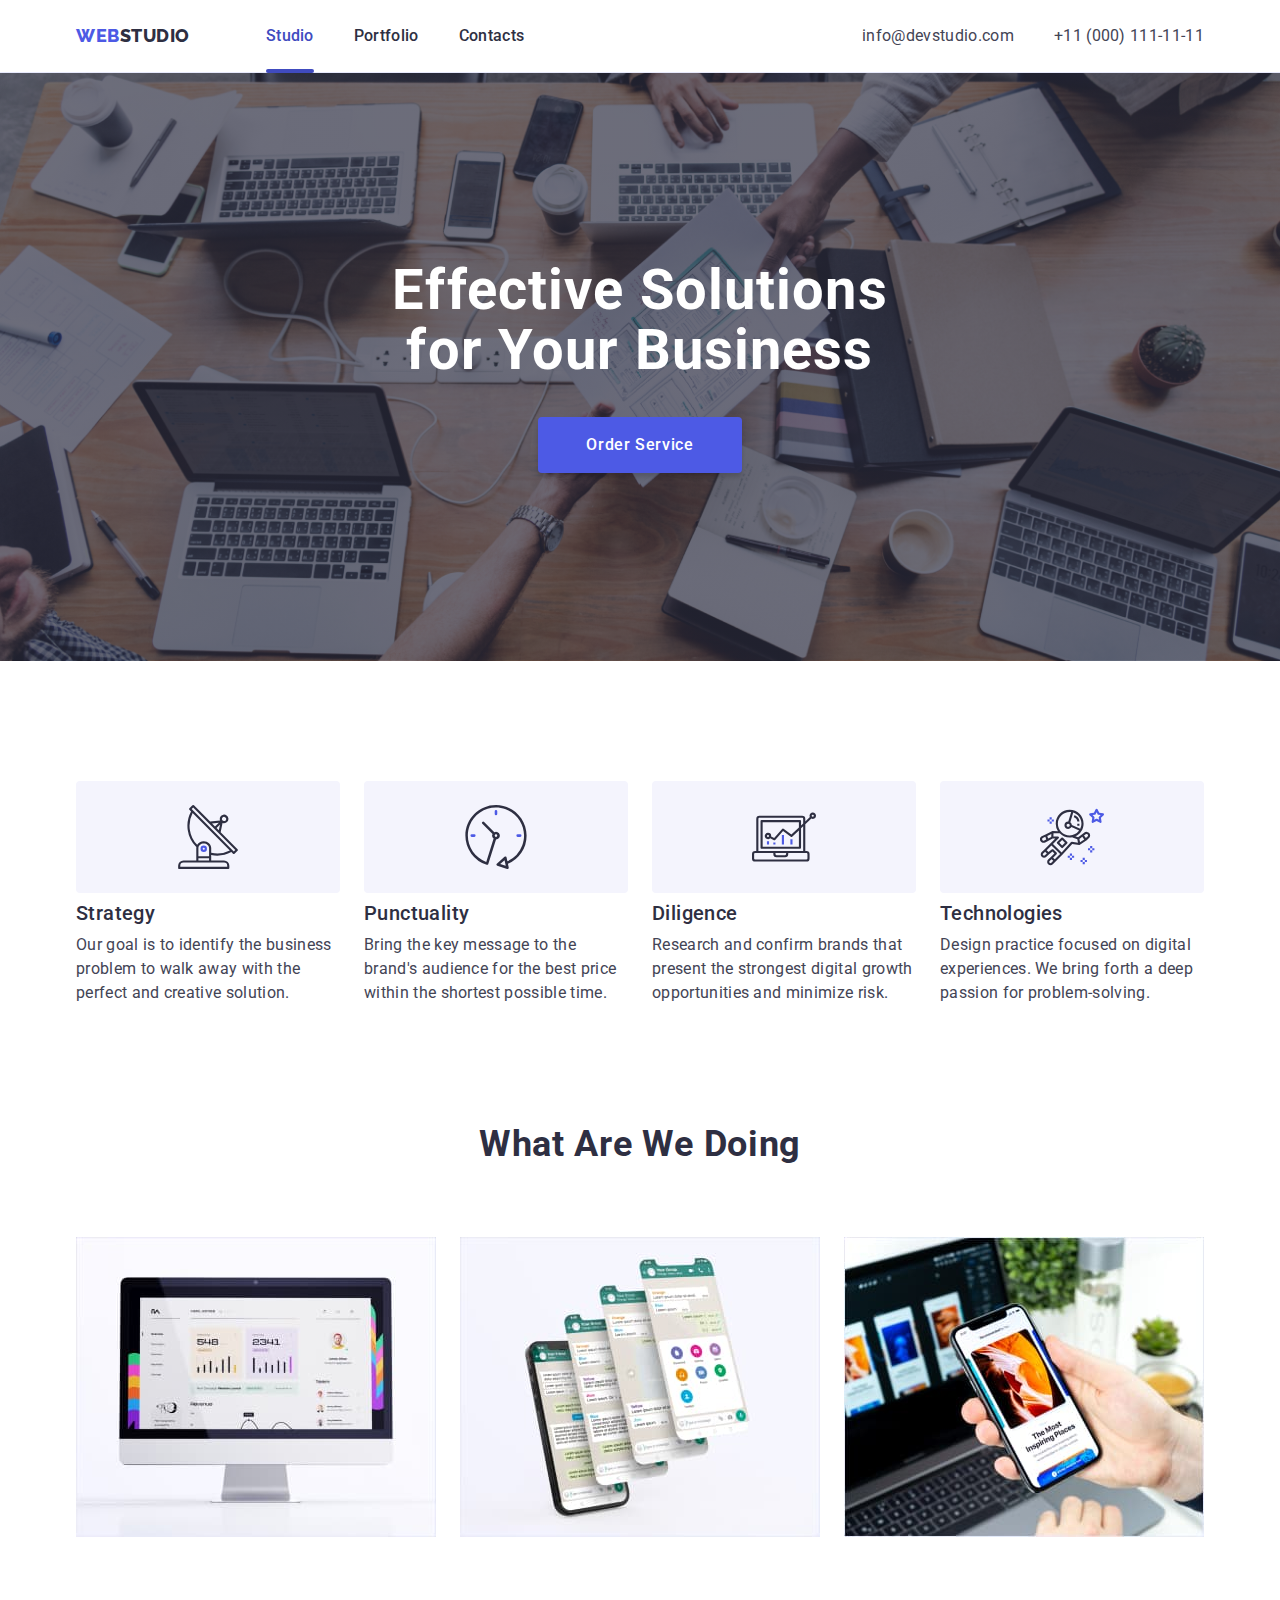
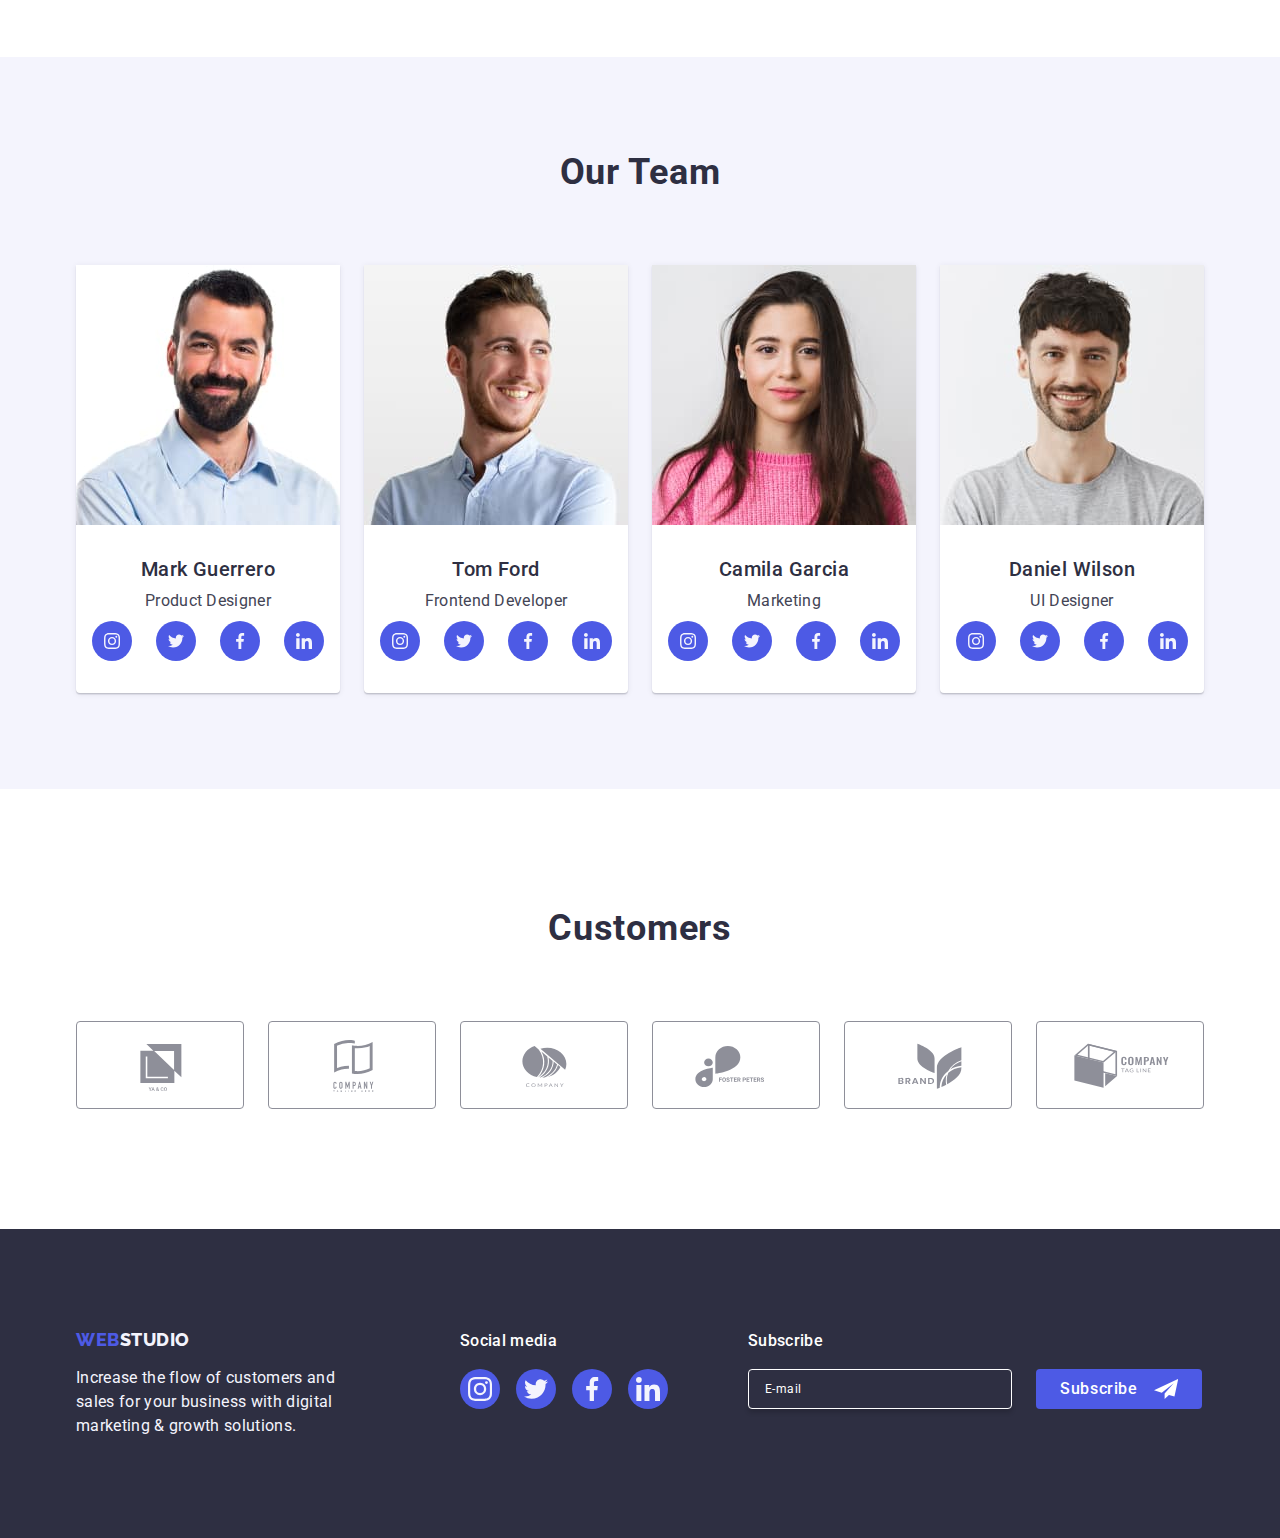
<file: index.html>
<!DOCTYPE html>
<html lang="en">
  <head>
    <meta charset="UTF-8" />
    <meta name="viewport" content="width=device-width, initial-scale=1.0" />
    <title>Effective Solutions for Your Business</title>
    <link
      rel="stylesheet"
      href="https://cdnjs.cloudflare.com/ajax/libs/modern-normalize/2.0.0/modern-normalize.min.css"
    />
    <link rel="stylesheet" href="./css/styles.css" />
    <link rel="stylesheet" href="./css/media.css" />
    <link rel="preconnect" href="https://fonts.googleapis.com" />
    <link rel="preconnect" href="https://fonts.gstatic.com" crossorigin />
    <link
      href="https://fonts.googleapis.com/css2?family=Raleway:wght@800&family=Roboto:wght@400;500;700;900&display=swap"
      rel="stylesheet"
    />
  </head>
</html>
<header class="header">
  <div class="container header-container">
    <nav class="header-nav">
      <a href="./index.html" class="logo link logo-header"
        >Web<span class="header-logo">Studio</span></a
      >
      <ul class="list menu">
        <li>
          <a href="./index.html" class="header-text link current">Studio</a>
        </li>
        <li>
          <a href="./portfolio.html" class="header-text link">Portfolio</a>
        </li>
        <li><a href="" class="header-text link">Contacts</a></li>
      </ul>
    </nav>
    <address class="mail-normal">
      <ul class="list menu-contacts">
        <li>
          <a href="mailto:info@devstudio.com" class="link contacts"
            >info@devstudio.com</a
          >
        </li>
        <li>
          <a href="tel:+110001111111" class="link contacts"
            >+11 (000) 111-11-11</a
          >
        </li>
      </ul>
    </address>
    <button type="button" class="menu-open-btn" data-menu-open>
      <svg class="menu-open-svg" width="32" height="22">
        <use href="./images/icons.svg#icon-hamburger"></use>
      </svg>
    </button>
  </div>
  <div class="mob-menu is-hidden" data-menu>
    <div>
      <button type="button" class="menu-close-btn" data-menu-close>
        <svg class="modal-close-svg" width="8" height="8">
          <use href="./images/icons.svg#icon-close"></use>
        </svg>
      </button>

      <ul>
        <li class="mob-nav-item">
          <a href="./index.html" class="mob-menu-text link current">Studio</a>
        </li>
        <li class="mob-nav-item">
          <a href="./portfolio.html" class="mob-menu-text link">Portfolio</a>
        </li>
        <li class="mob-nav-item"><a href="" class="mob-menu-text link">Contacts</a></li>
      </ul>
    </div>

    <div>
      <address class="mob-mail-normal">
        <ul class="list mob-menu-list">
          <li>
            <a href="tel:+110001111111" class="link mob-tel"
              >+11 (000) 111-11-11</a
            >
          </li>
          <li>
            <a href="mailto:info@devstudio.com" class="link mob-adress"
              >info@devstudio.com</a
            >
          </li>
        </ul>
      </address>

      <ul class="mob-menu-contacts">
        <li class="mob-menu-icon">
          <a href="" class="link mob-icon-link">
            <svg class="mob-icon-item" width="24" height="24">
              <use href="./images/icons.svg#icon-instagram"></use></svg
          ></a>
        </li>
        <li class="mob-menu-icon">
          <a href="" class="link mob-icon-link">
            <svg class="mob-icon-item" width="24" height="24">
              <use href="./images/icons.svg#icon-twitter"></use></svg
          ></a>
        </li>
        <li class="mob-menu-icon">
          <a href="" class="link mob-icon-link">
            <svg class="mob-icon-item" width="24" height="24">
              <use href="./images/icons.svg#icon-facebook"></use></svg
          ></a>
        </li>
        <li class="mob-menu-icon">
          <a href="" class="link mob-icon-link">
            <svg class="mob-icon-item" width="24" height="24">
              <use href="./images/icons.svg#icon-linkedin"></use></svg
          ></a>
        </li>
      </ul>
    </div>
  </div>
</header>
<main>
      <section class="hero">
        <div class="container hero-container">
          <h1 class="hero-name">Effective Solutions for Your Business</h1>
          <button type="button" class="hero-btn" data-modal-open>
            Order Service
          </button>
        </div>
      </section>
      <section class="advanced">
        <div class="container">
          <h2 class="visually-hidden">Advanced</h2>
          <ul class="list advanced-list">
            <li class="item-list">
              <div class="advanced-item-top">
                <svg class="advanced-icon" width="64" height="64">
                  <use href="./images/icons.svg#icon-antenna"></use>
                </svg>
              </div>
              <h3 class="advanced-header">Strategy</h3>
              <p class="advanced-text">
                Our goal is to identify the business problem to walk away with
                the perfect and creative solution.
              </p>
            </li>
            <li class="item-list">
              <div class="advanced-item-top">
                <svg class="advanced-icon" width="64" height="64">
                  <use href="./images/icons.svg#icon-clock"></use>
                </svg>
              </div>
              <h3 class="advanced-header">Punctuality</h3>
              <p class="advanced-text">
                Bring the key message to the brand's audience for the best price
                within the shortest possible time.
              </p>
            </li>
            <li class="item-list">
              <div class="advanced-item-top">
                <svg class="advanced-icon" width="64" height="64">
                  <use href="./images/icons.svg#icon-diagram"></use>
                </svg>
              </div>
              <h3 class="advanced-header">Diligence</h3>
              <p class="advanced-text">
                Research and confirm brands that present the strongest digital
                growth opportunities and minimize risk.
              </p>
            </li>
            <li class="item-list">
              <div class="advanced-item-top">
                <svg class="advanced-icon" width="64" height="64">
                  <use href="./images/icons.svg#icon-astronaut"></use>
                </svg>
              </div>
              <h3 class="advanced-header">Technologies</h3>
              <p class="advanced-text">
                Design practice focused on digital experiences. We bring forth a
                deep passion for problem-solving.
              </p>
            </li>
          </ul>
        </div>
      </section>
      <section class="acting">
        <div class="container">
          <h2 class="second-header">What are we doing</h2>
          <ul class="list acting-list">
            <li class="acting-item">
              <img srcset="
              ./images/img1.jpg    1x,
              ./images/img1@2x.jpg 2x
            "src="./images/img1.jpg" alt="computer" width="360" />
            </li>
            <li class="acting-item">
              <img srcset="
              ./images/img2.jpg    1x,
              ./images/img2@2x.jpg 2x
            " src="./images/img2.jpg" alt="phone" width="360" />
            </li>
            <li class="acting-item">
              <img srcset="
              ./images/img3.jpg    1x,
              ./images/img3@2x.jpg 2x
            "src="./images/img3.jpg" alt="notebook" width="360" />
            </li>
          </ul>
        </div>
      </section>
      <section class="team">
        <div class="container">
          <h2 class="second-header">Our team</h2>
          <ul class="list team-list">
            <li class="team-back">
              <img
                srcset="
                  ./images/TeamCard1.jpg    1x,
                  ./images/TeamCard1@2x.jpg 2x
                "
                src="./images/TeamCard1.jpg"
                alt="photo-mark"
                width="264"
              />
              <div class="team-text">
                <h3 class="team-name">Mark Guerrero</h3>
                <p class="team-description">Product Designer</p>
                <ul class="team-icon-row">
                  <li class="team-icon-item">
                    <a href="" class="team-icon"
                      ><svg class="team-icon-svg" width="16" height="16">
                        <use
                          href="./images/icons.svg#icon-instagram"
                        ></use></svg
                    ></a>
                  </li>
                  <li class="team-icon-item">
                    <a href="" class="team-icon"
                      ><svg class="team-icon-svg" width="16" height="16">
                        <use href="./images/icons.svg#icon-twitter"></use></svg
                    ></a>
                  </li>
                  <li class="team-icon-item">
                    <a href="" class="team-icon"
                      ><svg class="team-icon-svg" width="16" height="16">
                        <use href="./images/icons.svg#icon-facebook"></use></svg
                    ></a>
                  </li>
                  <li class="team-icon-item">
                    <a href="" class="team-icon"
                      ><svg class="team-icon-svg" width="16" height="16">
                        <use href="./images/icons.svg#icon-linkedin"></use></svg
                    ></a>
                  </li>
                </ul>
              </div>
            </li>
            <li class="team-back">
              <img
                srcset="./images/TeamCard2.jpg 1x, ./images/TeamCard2@2x.jpg 2x"
                src="./images/TeamCard2.jpg"
                alt="photo-tom"
                width="264"
              />
              <div class="team-text">
                <h3 class="team-name">Tom Ford</h3>
                <p class="team-description">Frontend Developer</p>

                <ul class="team-icon-row">
                  <li class="team-icon-item">
                    <a href="" class="team-icon"
                      ><svg class="team-icon-svg" width="16" height="16">
                        <use
                          href="./images/icons.svg#icon-instagram"
                        ></use></svg
                    ></a>
                  </li>
                  <li class="team-icon-item">
                    <a href="" class="team-icon"
                      ><svg class="team-icon-svg" width="16" height="16">
                        <use href="./images/icons.svg#icon-twitter"></use></svg
                    ></a>
                  </li>
                  <li class="team-icon-item">
                    <a href="" class="team-icon"
                      ><svg class="team-icon-svg" width="16" height="16">
                        <use href="./images/icons.svg#icon-facebook"></use></svg
                    ></a>
                  </li>
                  <li class="team-icon-item">
                    <a href="" class="team-icon"
                      ><svg class="team-icon-svg" width="16" height="16">
                        <use href="./images/icons.svg#icon-linkedin"></use></svg
                    ></a>
                  </li>
                </ul>
              </div>
            </li>
            <li class="team-back">
              <img
                srcset="
                  ./images/TeamCard3.jpg    1x,
                  ./images/TeamCard3@2x.jpg 2x
                "
                src="./images/TeamCard3.jpg"
                alt="photo-camila"
                width="264"
              />
              <div class="team-text">
                <h3 class="team-name">Camila Garcia</h3>
                <p class="team-description">Marketing</p>
                <ul class="team-icon-row">
                  <li class="team-icon-item">
                    <a href="" class="team-icon"
                      ><svg class="team-icon-svg" width="16" height="16">
                        <use
                          href="./images/icons.svg#icon-instagram"
                        ></use></svg
                    ></a>
                  </li>
                  <li class="team-icon-item">
                    <a href="" class="team-icon"
                      ><svg class="team-icon-svg" width="16" height="16">
                        <use href="./images/icons.svg#icon-twitter"></use></svg
                    ></a>
                  </li>
                  <li class="team-icon-item">
                    <a href="" class="team-icon"
                      ><svg class="team-icon-svg" width="16" height="16">
                        <use href="./images/icons.svg#icon-facebook"></use></svg
                    ></a>
                  </li>
                  <li class="team-icon-item">
                    <a href="" class="team-icon"
                      ><svg class="team-icon-svg" width="16" height="16">
                        <use href="./images/icons.svg#icon-linkedin"></use></svg
                    ></a>
                  </li>
                </ul>
              </div>
            </li>
            <li class="team-back">
              <img
                srcset="
                  ./images/TeamCard4.jpg    1x,
                  ./images/TeamCard4@2x.jpg 2x
                "
                src="./images/TeamCard4.jpg"
                alt="photo-daniel"
                width="264"
              />
              <div class="team-text">
                <h3 class="team-name">Daniel Wilson</h3>
                <p class="team-description">UI Designer</p>
                <ul class="team-icon-row">
                  <li class="team-icon-item">
                    <a href="" class="team-icon"
                      ><svg class="team-icon-svg" width="16" height="16">
                        <use
                          href="./images/icons.svg#icon-instagram"
                        ></use></svg
                    ></a>
                  </li>
                  <li class="team-icon-item">
                    <a href="" class="team-icon"
                      ><svg class="team-icon-svg" width="16" height="16">
                        <use href="./images/icons.svg#icon-twitter"></use></svg
                    ></a>
                  </li>
                  <li class="team-icon-item">
                    <a href="" class="team-icon"
                      ><svg class="team-icon-svg" width="16" height="16">
                        <use href="./images/icons.svg#icon-facebook"></use></svg
                    ></a>
                  </li>
                  <li class="team-icon-item">
                    <a href="" class="team-icon"
                      ><svg class="team-icon-svg" width="16" height="16">
                        <use href="./images/icons.svg#icon-linkedin"></use></svg
                    ></a>
                  </li>
                </ul>
              </div>
            </li>
          </ul>
        </div>
      </section>
      <section class="customers">
        <div class="container tab-container">
          <h2 class="second-header">Customers</h2>

          <ul class="customers-icon-list">
            <li class="customers-icon-item">
              <a href="" class="customers-icon">
                <svg class="customers-icon-svg" width="104" height="56">
                  <use href="./images/icons.svg#icon-logo_1"></use>
                </svg>
              </a>
            </li>
            <li class="customers-icon-item">
              <a href="" class="customers-icon">
                <svg class="customers-icon-svg" width="104" height="56">
                  <use href="./images/icons.svg#icon-logo_2"></use>
                </svg>
              </a>
            </li>
            <li class="customers-icon-item">
              <a href="" class="customers-icon">
                <svg class="customers-icon-svg" width="104" height="56">
                  <use href="./images/icons.svg#icon-logo_3"></use>
                </svg>
              </a>
            </li>
            <li class="customers-icon-item">
              <a href="" class="customers-icon">
                <svg class="customers-icon-svg" width="104" height="56">
                  <use href="./images/icons.svg#icon-logo_4"></use>
                </svg>
              </a>
            </li>
            <li class="customers-icon-item">
              <a href="" class="customers-icon">
                <svg class="customers-icon-svg" width="104" height="56">
                  <use href="./images/icons.svg#icon-logo_5"></use>
                </svg>
              </a>
            </li>
            <li class="customers-icon-item">
              <a href="" class="customers-icon">
                <svg class="customers-icon-svg" width="104" height="56">
                  <use href="./images/icons.svg#icon-logo_6"></use>
                </svg>
              </a>
            </li>
          </ul>
        </div>
      </section>
    </main>
    <footer class="footer">
      <div class="container footer-container tab-container">
        <div class="footer-descr">
          <a href="./index.html" class="logo link logo-footer"
            >Web<span class="footer-logo">Studio</span></a
          >
          <p class="footer-text">
            Increase the flow of customers and sales for your business with
            digital marketing & growth solutions.
          </p>
        </div>
        <div class="footer-social">
          <p class="footer-social-text">Social media</p>
          <ul class="footer-social-list">
            <li class="footer-icon">
              <a href="" class="link footer-icon-link">
                <svg class="footer-icon-item" width="24" height="24">
                  <use href="./images/icons.svg#icon-instagram"></use></svg
              ></a>
            </li>
            <li class="footer-icon">
              <a href="" class="link footer-icon-link">
                <svg class="footer-icon-item" width="24" height="24">
                  <use href="./images/icons.svg#icon-twitter"></use></svg
              ></a>
            </li>
            <li class="footer-icon">
              <a href="" class="link footer-icon-link">
                <svg class="footer-icon-item" width="24" height="24">
                  <use href="./images/icons.svg#icon-facebook"></use></svg
              ></a>
            </li>
            <li class="footer-icon">
              <a href="" class="link footer-icon-link">
                <svg class="footer-icon-item" width="24" height="24">
                  <use href="./images/icons.svg#icon-linkedin"></use></svg
              ></a>
            </li>
          </ul>
        </div>
        <div class="footer-registration">
          <p class="footer-reg-title">Subscribe</p>
          <form class="footer-form">
            <label class="footer-form-label">
              <input
                type="email"
                class="footer-reg-input"
                name="user-email"
                id="footer-email"
                placeholder="E-mail"
                required
              />
            </label>
            <button type="submit" class="footer-reg-btn">
              Subscribe
              <svg class="footer-form-svg" width="24" height="24">
                <use href="./images/icons.svg#icon-icon-send"></use>
              </svg>
            </button>
          </form>
        </div>
      </div>
    </footer>
    <div class="backdrop is-hidden" data-modal>
      <div class="modal">
        <button type="button" class="modal-close-btn" data-modal-close>
          <svg class="modal-close-svg" width="8" height="8">
            <use href="./images/icons.svg#icon-close"></use>
          </svg>
        </button>
        <p class="modal-title">Leave your contacts and we will call you back</p>
        <form class="modal-form">
          <div class="modal-field">
            <label for="user-name" class="modal-form-title">Name</label>
            <div class="input-wrap">
              <input
                type="text"
                class="modal-form-input"
                name="user-name"
                id="user-name"
                required
              />
              <svg class="modal-form-icon" width="18" height="24">
                <use href="./images/icons.svg#icon-person"></use>
              </svg>
            </div>
          </div>
          <div class="modal-field">
            <label for="modal-phone" class="modal-form-title">Phone</label>
            <div class="input-wrap">
              <input
                type="tel"
                class="modal-form-input"
                name="user-phone"
                id="modal-phone"
                required
              />
              <svg class="modal-form-icon" width="18" height="24">
                <use href="./images/icons.svg#icon-phone"></use>
              </svg>
            </div>
          </div>
          <div class="modal-field">
            <label for="modal-email" class="modal-form-title">Email</label>
            <div class="input-wrap">
              <input
                type="email"
                class="modal-form-input"
                name="user-email"
                id="modal-email"
                required
              />
              <svg class="modal-form-icon" width="18" height="24">
                <use href="./images/icons.svg#icon-email"></use>
              </svg>
            </div>
          </div>
          <div class="modal-comment">
            <label for="user-comment" class="modal-form-title">Comment</label>
            <textarea
              class="modal-form-textarea"
              name="user-comment"
              id="user-comment"
              placeholder="Text input"
            ></textarea>
          </div>
          <div class="modal-privet">
            <input
              class="form-checkbox-input visually-hidden"
              type="checkbox"
              name="user-privacy"
              id="user-privacy"
              value="true"
            />
            <label for="user-privacy" class="form-checkbox-label">
              <span class="checkbox-sing">
                <svg class="check-icon" width="10" height="8">
                  <use href="./images/icons.svg#icon-privacy"></use>
                </svg>
              </span>
              I accept the terms and conditions of the
              <a href="" class="form-checkbox-link"> Privacy Policy</a>
            </label>
          </div>
          <button type="submit" class="modal-btn">Send</button>
        </form>
      </div>
    </div>
    <script src="./js/modal.js"></script>
    <script src="./js/mobile-menu.js"></script>
  </body>
</html>
</file>
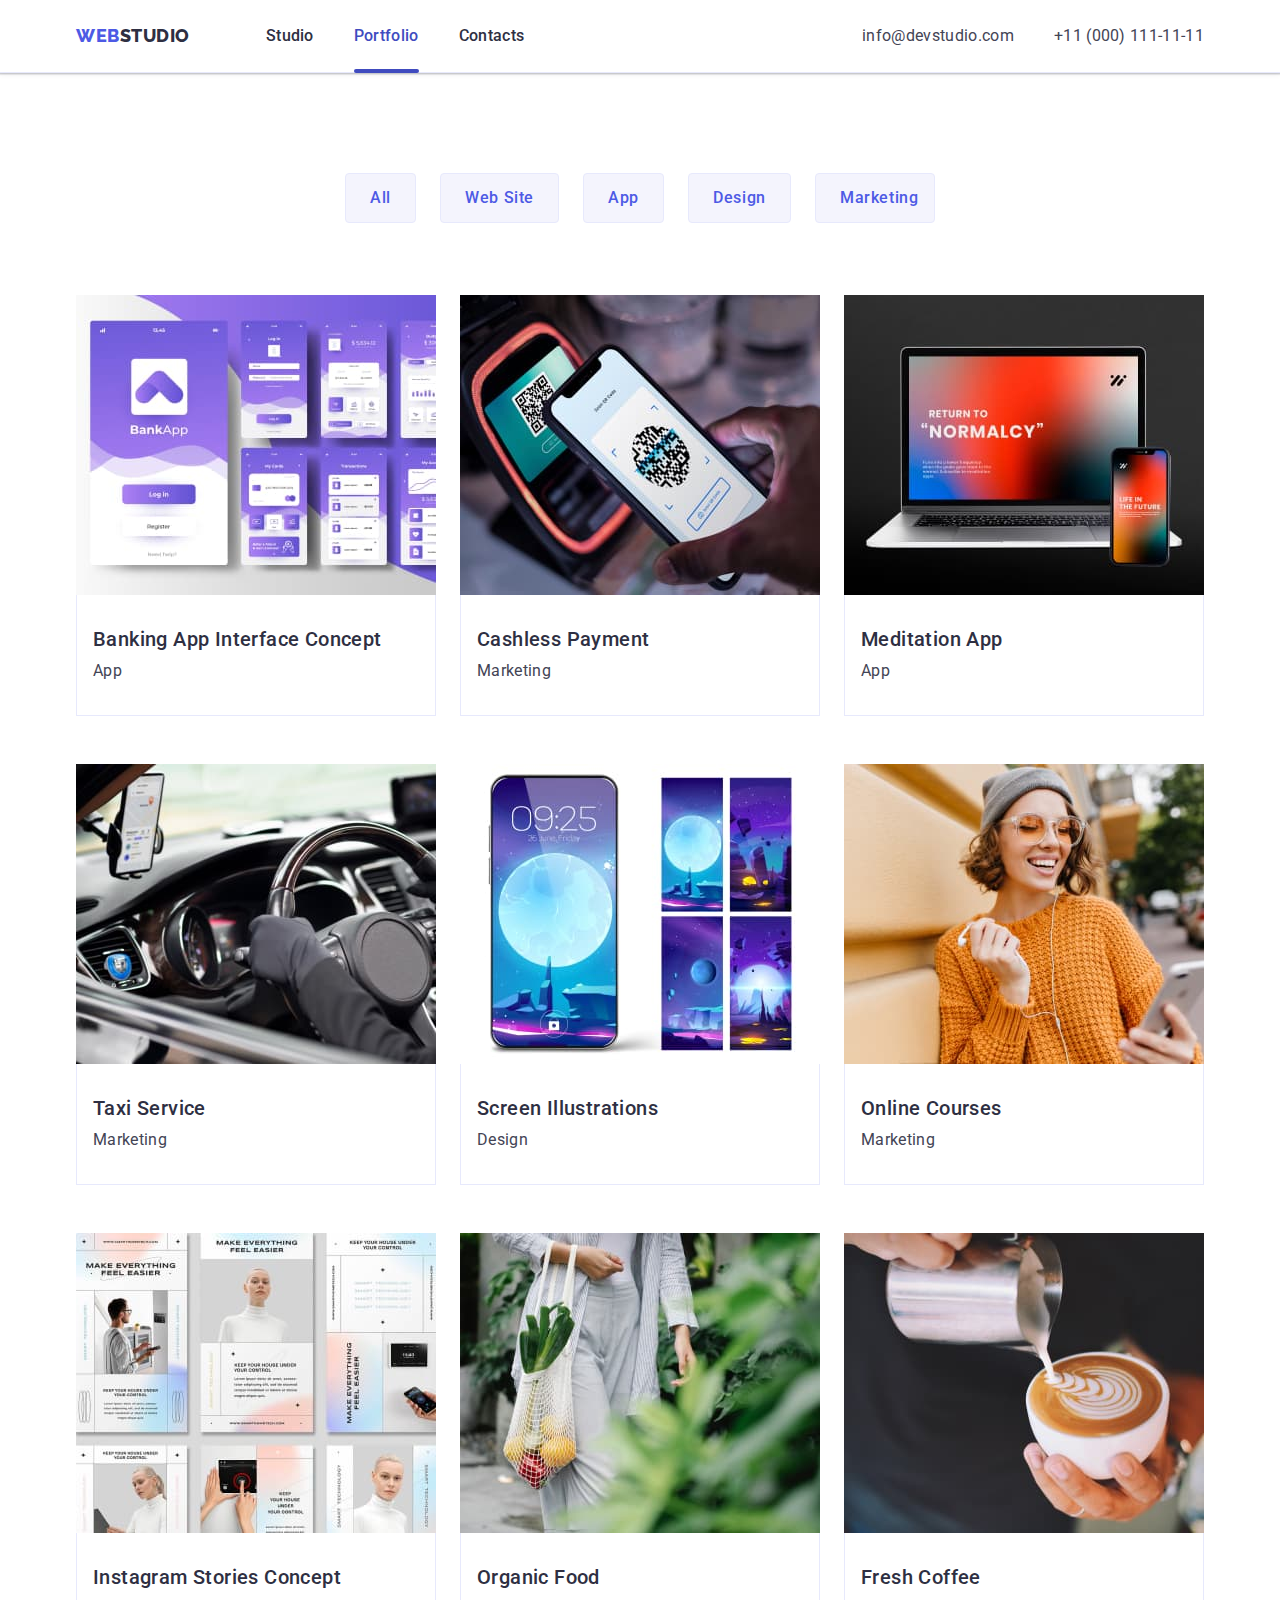
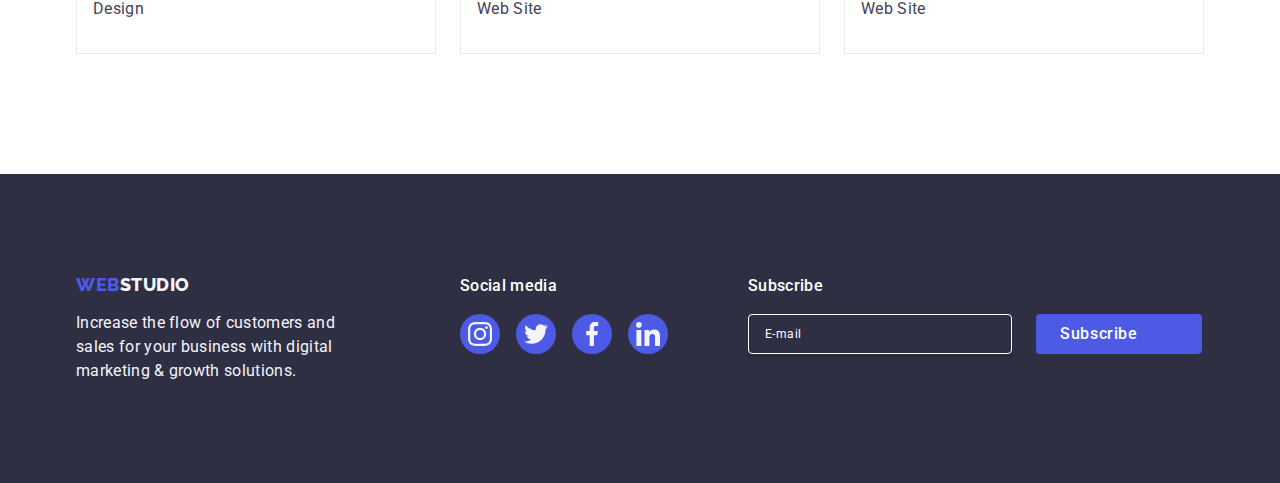
<file: portfolio.html>
<!DOCTYPE html>
<html lang="en">
  <head>
    <meta charset="UTF-8" />
    <meta name="viewport" content="width=device-width, initial-scale=1.0" />
    <title>Portfolio</title>
    <link
      rel="stylesheet"
      href="https://cdnjs.cloudflare.com/ajax/libs/modern-normalize/2.0.0/modern-normalize.min.css"
    />
    <link rel="stylesheet" href="./css/styles.css" />
    <link rel="stylesheet" href="./css/media.css" />
    <link rel="preconnect" href="https://fonts.googleapis.com" />
    <link rel="preconnect" href="https://fonts.gstatic.com" crossorigin />
    <link
      href="https://fonts.googleapis.com/css2?family=Raleway:wght@800&family=Roboto:wght@400;500;700;900&display=swap"
      rel="stylesheet"
    />
  </head>
  <body>
    <header class="header">
      <div class="container header-container">
        <nav class="header-nav">
          <a href="./index.html" class="logo link logo-header"
            >Web<span class="header-logo">Studio</span></a
          >
          <ul class="list menu">
            <li>
              <a href="./index.html" class="header-text link">Studio</a>
            </li>
            <li>
              <a href="./portfolio.html" class="header-text link current"
                >Portfolio</a
              >
            </li>
            <li><a href="" class="header-text link">Contacts</a></li>
          </ul>
        </nav>
        <address class="mail-normal">
          <ul class="list menu-contacts">
            <li>
              <a href="mailto:info@devstudio.com" class="link contacts"
                >info@devstudio.com</a
              >
            </li>
            <li>
              <a href="tel:+110001111111" class="link contacts"
                >+11 (000) 111-11-11</a
              >
            </li>
          </ul>
        </address>
        <button type="button" class="menu-open-btn" data-menu-open>
          <svg class="menu-open-svg" width="32" height="22">
            <use href="./images/icons.svg#icon-menu-open"></use>
          </svg>
        </button>
      </div>
      <div class="mob-menu is-hidden" data-menu>
        <div>
          <button type="button" class="menu-close-btn" data-menu-close>
            <svg class="modal-close-svg" width="8" height="8">
              <use href="./images/icons.svg#icon-close-black"></use>
            </svg>
          </button>

          <ul class="list mob-menu-list">
            <li>
              <a href="./index.html" class="mob-menu-text link">Studio</a>
            </li>
            <li>
              <a href="./portfolio.html" class="mob-menu-text link current"
                >Portfolio</a
              >
            </li>
            <li><a href="" class="mob-menu-text link">Contacts</a></li>
          </ul>
        </div>

        <div>
          <address class="mob-mail-normal">
            <ul class="list mob-menu-list">
              <li>
                <a href="tel:+110001111111" class="link mob-tel"
                  >+11 (000) 111-11-11</a
                >
              </li>
              <li>
                <a href="mailto:info@devstudio.com" class="link mob-adress"
                  >info@devstudio.com</a
                >
              </li>
            </ul>
          </address>

          <ul class="mob-menu-contacts">
            <li class="mob-menu-icon">
              <a href="" class="link mob-icon-link">
                <svg class="mob-icon-item" width="24" height="24">
                  <use href="./images/icons.svg#icon-instagram"></use></svg
              ></a>
            </li>
            <li class="mob-menu-icon">
              <a href="" class="link mob-icon-link">
                <svg class="mob-icon-item" width="24" height="24">
                  <use href="./images/icons.svg#icon-twitter"></use></svg
              ></a>
            </li>
            <li class="mob-menu-icon">
              <a href="" class="link mob-icon-link">
                <svg class="mob-icon-item" width="24" height="24">
                  <use href="./images/icons.svg#icon-facebook"></use></svg
              ></a>
            </li>
            <li class="mob-menu-icon">
              <a href="" class="link mob-icon-link">
                <svg class="mob-icon-item" width="24" height="24">
                  <use href="./images/icons.svg#icon-linkedin"></use></svg
              ></a>
            </li>
          </ul>
        </div>
      </div>
    </header>
    <main>
      <section class="portfolio">
        <div class="container">
          <h1 class="visually-hidden">Cards</h1>

          <ul class="list menu-list list-container">
            <li><button type="button" class="list-btn">All</button></li>
            <li><button type="button" class="list-btn">Web Site</button></li>
            <li><button type="button" class="list-btn">App</button></li>

            <li><button type="button" class="list-btn">Design</button></li>
            <li><button type="button" class="list-btn">Marketing</button></li>
          </ul>
          <ul class="list cards">
            <li class="cards-item">
              <a href="" class="cards-link link">
                <div class="cards-cover-wrap">
                  <picture>
                    

                    <img
                      src="./images/ProjectCard1.jpg"
                      alt="banking-app"
                      width="396"
                    />
                  </picture>

                  <p class="cards-cover">
                    14 Stylish and User-Friendly App Design Concepts · Task
                    Manager App · Calorie Tracker App · Exotic Fruit Ecommerce
                    App · Cloud Storage App
                  </p>
                </div>
                <div class="cards-size">
                  <h2 class="cards-names">Banking App Interface Concept</h2>
                  <p class="cards-description">App</p>
                </div>
              </a>
            </li>
            <li class="cards-item">
              <a href="" class="cards-link link">
                <div class="cards-cover-wrap">
                  <picture>
    
                    <img
                      src="./images/ProjectCard2.jpg"
                      alt="cashless-payment"
                      width="396"
                    />
                  </picture>

                  <p class="cards-cover">
                    14 Stylish and User-Friendly App Design Concepts · Task
                    Manager App · Calorie Tracker App · Exotic Fruit Ecommerce
                    App · Cloud Storage App
                  </p>
                </div>
                <div class="cards-size">
                  <h2 class="cards-names">Cashless Payment</h2>
                  <p class="cards-description">Marketing</p>
                </div>
              </a>
            </li>
            <li class="cards-item">
              <a href="" class="cards-link link">
                <div class="cards-cover-wrap">
                  <picture>
                    
                    <img
                      src="./images/ProjectCard3.jpg"
                      alt="meditation-app"
                      width="396"
                    />
                  </picture>

                  <p class="cards-cover">
                    14 Stylish and User-Friendly App Design Concepts · Task
                    Manager App · Calorie Tracker App · Exotic Fruit Ecommerce
                    App · Cloud Storage App
                  </p>
                </div>
                <div class="cards-size">
                  <h2 class="cards-names">Meditation App</h2>
                  <p class="cards-description">App</p>
                </div></a
              >
            </li>
            <li class="cards-item">
              <a href="" class="cards-link link">
                <div class="cards-cover-wrap">
                  <picture>
                   
                    <img src="./images/ProjectCard4.jpg" alt="taxi-app" width="396"
                  /></picture>

                  <p class="cards-cover">
                    14 Stylish and User-Friendly App Design Concepts · Task
                    Manager App · Calorie Tracker App · Exotic Fruit Ecommerce
                    App · Cloud Storage App
                  </p>
                </div>
                <div class="cards-size">
                  <h2 class="cards-names">Taxi Service</h2>
                  <p class="cards-description">Marketing</p>
                </div></a
              >
            </li>
            <li class="cards-item">
              <a href="" class="cards-link link">
                <div class="cards-cover-wrap">
                  
                    <img
                      src="./images/ProjectCard5.jpg"
                      alt="screen-illustrations"
                      width="396"
                    />
                  </picture>

                  <p class="cards-cover">
                    14 Stylish and User-Friendly App Design Concepts · Task
                    Manager App · Calorie Tracker App · Exotic Fruit Ecommerce
                    App · Cloud Storage App
                  </p>
                </div>
                <div class="cards-size">
                  <h2 class="cards-names">Screen Illustrations</h2>
                  <p class="cards-description">Design</p>
                </div></a
              >
            </li>
            <li class="cards-item">
              <a href="" class="cards-link link">
                <div class="cards-cover-wrap">
                  <picture>
                    
                    <img
                      src="./images/ProjectCard6.jpg"
                      alt="online-courses"
                      width="396"
                    />
                  </picture>

                  <p class="cards-cover">
                    14 Stylish and User-Friendly App Design Concepts · Task
                    Manager App · Calorie Tracker App · Exotic Fruit Ecommerce
                    App · Cloud Storage App
                  </p>
                </div>
                <div class="cards-size">
                  <h2 class="cards-names">Online Courses</h2>
                  <p class="cards-description">Marketing</p>
                </div></a
              >
            </li>
            <li class="cards-item">
              <a href="" class="cards-link link">
                <div class="cards-cover-wrap">
                  <picture>
                    
                    <img
                      src="./images/ProjectCard7.jpg"
                      alt="inst-concept"
                      width="396"
                    />
                  </picture>

                  <p class="cards-cover">
                    14 Stylish and User-Friendly App Design Concepts · Task
                    Manager App · Calorie Tracker App · Exotic Fruit Ecommerce
                    App · Cloud Storage App
                  </p>
                </div>
                <div class="cards-size">
                  <h2 class="cards-names">Instagram Stories Concept</h2>
                  <p class="cards-description">Design</p>
                </div></a
              >
            </li>
            <li class="cards-item">
              <a href="" class="cards-link link">
                <div class="cards-cover-wrap">
                  <picture>
                  
                    <img src="./images/ProjectCard8.jpg" alt="org-food" width="396"
                  /></picture>

                  <p class="cards-cover">
                    14 Stylish and User-Friendly App Design Concepts · Task
                    Manager App · Calorie Tracker App · Exotic Fruit Ecommerce
                    App · Cloud Storage App
                  </p>
                </div>
                <div class="cards-size">
                  <h2 class="cards-names">Organic Food</h2>
                  <p class="cards-description">Web Site</p>
                </div></a
              >
            </li>
            <li class="cards-item">
              <a href="" class="cards-link link">
                <div class="cards-cover-wrap">
                  <picture>
                    
                    <img
                      src="./images/ProjectCard9.jpg"
                      alt="fresh-coffee"
                      width="396"
                    />
                  </picture>
                  <p class="cards-cover">
                    14 Stylish and User-Friendly App Design Concepts · Task
                    Manager App · Calorie Tracker App · Exotic Fruit Ecommerce
                    App · Cloud Storage App
                  </p>
                </div>
                <div class="cards-size">
                  <h2 class="cards-names">Fresh Coffee</h2>
                  <p class="cards-description">Web Site</p>
                </div></a
              >
            </li>
          </ul>
        </div>
      </section>
    </main>
    <footer class="footer">
      <div class="container footer-container tab-container">
        <div class="footer-descr">
          <a href="./index.html" class="logo link logo-footer"
            >Web<span class="footer-logo">Studio</span></a
          >
          <p class="footer-text">
            Increase the flow of customers and sales for your business with
            digital marketing & growth solutions.
          </p>
        </div>
        <div class="footer-social">
          <p class="footer-social-text">Social media</p>
          <ul class="footer-social-list">
            <li class="footer-icon">
              <a href="" class="link footer-icon-link">
                <svg class="footer-icon-item" width="24" height="24">
                  <use href="./images/icons.svg#icon-instagram"></use></svg
              ></a>
            </li>
            <li class="footer-icon">
              <a href="" class="link footer-icon-link">
                <svg class="footer-icon-item" width="24" height="24">
                  <use href="./images/icons.svg#icon-twitter"></use></svg
              ></a>
            </li>
            <li class="footer-icon">
              <a href="" class="link footer-icon-link">
                <svg class="footer-icon-item" width="24" height="24">
                  <use href="./images/icons.svg#icon-facebook"></use></svg
              ></a>
            </li>
            <li class="footer-icon">
              <a href="" class="link footer-icon-link">
                <svg class="footer-icon-item" width="24" height="24">
                  <use href="./images/icons.svg#icon-linkedin"></use></svg
              ></a>
            </li>
          </ul>
        </div>
        <div class="footer-registration">
          <p class="footer-reg-title">Subscribe</p>
          <form class="footer-form">
            <label class="footer-form-label">
              <input
                type="email"
                class="footer-reg-input"
                name="user-email"
                id="footer-email"
                placeholder="E-mail"
                required
              />
            </label>
            <button type="submit" class="footer-reg-btn">
              Subscribe
              <svg class="footer-form-svg" width="24" height="24">
                <use href="./images/icons.svg#icon-plane"></use>
              </svg>
            </button>
          </form>
        </div>
      </div>
    </footer>
    <script src="./js/mobile-menu.js"></script>
  </body>
</html>
</file>
<file: css/styles.css>
:root {
  --primary-brand: #4d5ae5;
  --presssed-state: #404bbf;
  --dark: #2e2f42;
  --text: #434455;
  --accent: #e7e9fc;
  --light: #f4f4fd;
  --white-background: #ffffff;
  --modal: rgba(46, 47, 66, 0.4);
}

body {
  font-family: 'Roboto', sans-serif;
  color: var(--text);
  background: var(--white-background);
  margin: 0;
}

p,
h1,
h2,
h3,
h4,
h5,
h6 {
  margin-top: 0;
  margin-bottom: 0;
}

ul {
  list-style-type: none;
  margin-top: 0;
  margin-bottom: 0;
  padding-left: 0;
}

img {
  display: block;
  max-width: 100%;
}

.link {
  text-decoration: none;
}

.list {
  list-style: none;
}

.container {
  width: 100%;
  max-width: 1158px;
  margin: 0 auto;
  padding: 0 15px;
}

/*------------HEADER-----------*/
.header {
  border-bottom: 1px solid var(--accent);
  box-shadow: 0px 1px 6px 0px rgba(46, 47, 66, 0.08),
    0px 1px 1px 0px rgba(46, 47, 66, 0.16),
    0px 2px 1px 0px rgba(46, 47, 66, 0.08);
}

.header-container {
  display: flex;
  align-items: center;
}

.header-nav {
  display: flex;
  align-items: center;
}

.menu {
  display: none;
  gap: 40px;
}

.logo {
  font-family: 'Raleway', sans-serif;
  color: var(--primary-brand);
  font-size: 18px;
  font-weight: 800;
  line-height: 1.17;
  letter-spacing: 0.03em;
  text-transform: uppercase;
}

.logo-header {
  margin-right: 120px;
  padding: 24px 0;
}

.header-logo {
  color: var(--dark);
}

.header-text {
  color: var(--dark);
  font-size: 16px;
  font-weight: 500;
  line-height: 1.5;
  letter-spacing: 0.02em;
  padding: 24px 0;
  display: block;
  transition: color 250ms cubic-bezier(0.4, 0, 0.2, 1);
}

.header-text:hover,
.header-text:focus {
  color: var(--presssed-state);
}

.mail-normal {
  font-style: normal;
  margin-left: auto;
  align-items: center;
}

.menu-contacts {
  display: none;
  flex-direction: column;
}

.contacts {
  color: var(--text);
  font-size: 12px;
  line-height: 1.17;
  letter-spacing: 0.04em;
}

.contacts:hover,
.contacts:focus {
  color: var(--presssed-state);
}
/*------------MENU-----------*/
.menu-open-btn {
  border: none;
  background-color: transparent;
  padding: 24px 0px;
}

.menu-open-svg {
  fill: transparent;
  stroke: var(--dark);
}

.mob-menu {
  position: fixed;
  width: 100%;
  height: 100%;
  background: var(--white-background);
  top: 0;
  transition: opacity 250ms cubic-bezier(0.4, 0, 0.2, 1),
    visibility 250ms cubic-bezier(0.4, 0, 0.2, 1);
  padding-left: 40px;
  padding-bottom: 40px;
  padding-top: 80px;
  display: flex;
  flex-direction: column;
  justify-content: space-between;
  z-index: 20;
}

.menu-close-btn {
  position: absolute;
  top: 24px;
  right: 24px;
  border: none;
  width: 24px;
  height: 24px;
  border: 1px solid rgba(0, 0, 0, 0.1);
  border-radius: 50%;
  background-color: rgba(231, 233, 252, 0.1);
  display: flex;
  justify-content: center;
  align-items: center;
  fill: var(--dark);
  padding: 0;
  cursor: pointer;
}
.mob-nav-item:not(:last-child) {
  margin-bottom: 40px;
}

.mob-menu-list {
  display: flex;
  gap: 40px;
  flex-direction: column;
  margin-bottom: 48px;
}

.mob-menu-text {
  color: var(--dark);
  font-size: 36px;
  font-weight: 700;
  line-height: 1.11;
  letter-spacing: 0.02em;
}

.current {
  color: var(--presssed-state);
  position: relative;
}

.mob-mail-normal {
  font-style: normal;
  margin-left: auto;
}

.mob-tel {
  color:#4D5AE5;
  font-size: 24px;
  font-weight: 700;
  line-height: 1.11;
  letter-spacing: 0.02em;
}

.mob-adress {
  color: var(--text);
  font-size: 20px;
  font-weight: 500;
  line-height: 1.2;
  letter-spacing: 0.02em;
}

.mob-menu-contacts {
  display: flex;
  gap: 36px;
}

.mob-menu-icon {
  width: 40px;
  height: 40px;
}

.mob-icon-link {
  width: 100%;
  height: 100%;
  border-radius: 50%;
  background-color: var(--primary-brand);
  display: flex;
  justify-content: center;
  align-items: center;
  transition: background-color 250ms cubic-bezier(0.4, 0, 0.2, 1);
}

.mob-icon-item {
  fill: var(--light);
}
/*------------BODY-----------*/

/*------------HERO-----------*/

.hero {
  padding: 112px 0;
  background: var(--dark);
  background-image: linear-gradient(rgba(46, 47, 66, 0.7),
      rgba(46, 47, 66, 0.7)),
    url(../images/hero_bg.jpg);
  background-repeat: no-repeat;
  background-position: center;
  background-size: cover;
  max-width: 1440px;
  margin: 0 auto;
}

@media (min-device-pixel-ratio: 2),
(min-resolution: 192dpi),
(min-resolution: 2dppx) {
  .hero {
    background-image: linear-gradient(rgba(46, 47, 66, 0.7),
        rgba(46, 47, 66, 0.7)),
      url(../images/hero_bg@2x.jpg);
  }
}

.hero-container {
  
  flex-direction: column;
  align-items: center;
}

.hero-name {
  color: var(--white-background);
  font-size: 36px;
  font-weight: 700;
  line-height: 1.11;
  letter-spacing: 0.02em;
  text-align: center;
  max-width: 496px;
  margin: 0 auto 72px auto;
}

.hero-btn {
  color: var(--white-background);
  display: block;
  font-family: inherit;
  font-size: 16px;
  font-weight: 500;
  line-height: 1.5;
  border: none;
  letter-spacing: 0.04em;
  background-color: var(--primary-brand);
  cursor: pointer;
  min-width: 169px;
  border: none;
  border-radius: 4px;
  box-shadow: 0px 4px 4px 0px rgba(0, 0, 0, 0.15);
  padding: 16px 48px;
  margin: 0 auto;
  transition: background-color 250ms cubic-bezier(0.4, 0, 0.2, 1);
}

.hero-btn:hover,
.hero-btn:focus {
  background-color: var(--presssed-state);
}

/*------------SECTION1-----------*/
.advanced {
  padding: 96px 0;
}

.advanced-list {
  display: flex;
  flex-wrap: wrap;
  gap: 72px;
}

.advanced-item-top {
  width: 100%;
  height: 112px;
  display: none;
  background-color: var(--light);
  justify-content: center;
  align-items: center;
  margin-bottom: 8px;
  border-radius: 4px;
}

.advanced-header {
  color: var(--dark);
  font-size: 36px;
  line-height: 1.11;
  letter-spacing: 0.02em;
  margin-bottom: 8px;
  text-align: center;
  text-transform: capitalize;
}

.advanced-text {
  font-size: 16px;
  font-weight: 500;
  line-height: 1.5;
  letter-spacing: 0.02em;
}

.visually-hidden {
  position: absolute;
  width: 1px;
  height: 1px;
  margin: -1px;
  border: 0;
  padding: 0;
  white-space: nowrap;
  clip-path: inset(100%);
  clip: rect(0 0 0 0);
  overflow: hidden;
}

/*------------SECTION2-----------*/
.acting {
  display: none;
}

.second-header {
  color: var(--dark);
  text-align: center;
  font-size: 36px;
  line-height: 1.11;
  letter-spacing: 0.02em;
  text-transform: capitalize;
  margin-bottom: 72px;
}

/*------------SECTION3-----------*/

.team {
  background: var(--light);
  padding: 120px 0;
}

.team-list {
  display: flex;
  flex-wrap: wrap;
  gap: 72px;
  justify-content: center;
  align-items: center;
}

.team-name {
  color: var(--dark);
  text-align: center;
  font-size: 20px;
  font-weight: 500;
  line-height: 1.2;
  letter-spacing: 0.02em;
  margin-bottom: 8px;
}

.team-description {
  font-size: 16px;
  text-align: center;
  line-height: 1.5;
  letter-spacing: 0.02em;
  margin-bottom: 8px;
}

.team-back {
  background: var(--white-background);
  width: 264px;
  border-radius: 0px 0px 4px 4px;
  box-shadow: 0px 2px 1px 0px rgba(46, 47, 66, 0.08),
    0px 1px 1px 0px rgba(46, 47, 66, 0.16),
    0px 1px 6px 0px rgba(46, 47, 66, 0.08);
}

.team-text {
  padding: 32px 0;
}

.team-icon-row {
  display: flex;
  gap: 24px;
  justify-content: center;
}

.team-icon-item {
  width: 40px;
  height: 40px;
}

.team-icon {
  width: 100%;
  height: 100%;
  border-radius: 50%;
  background-color: var(--primary-brand);
  display: flex;
  justify-content: center;
  align-items: center;
  transition: background-color 250ms cubic-bezier(0.4, 0, 0.2, 1);
}

.team-icon-svg {
  fill: var(--light);
}

.team-icon:hover,
.team-icon:focus {
  background-color: var(--presssed-state);
}

/*------------SECTION4-----------*/
.customers {
  padding: 96px 0;
}

.customers-icon-list {
  display: flex;
  gap: 72px 16px;
  justify-content: center;
  flex-wrap: wrap;
  align-items: center;
}

.customers-icon-item {
  width: calc((100% - 16px) / 2);
  height: 88px;
}

.customers-icon {
  width: 100%;
  height: 100%;
  border-radius: 4px;
  border: 1px solid #8e8f99;
  display: flex;
  justify-content: center;
  align-items: center;
  color: #8e8f99;
  transition: color 250ms cubic-bezier(0.4, 0, 0.2, 1),
    border-color 250ms cubic-bezier(0.4, 0, 0.2, 1);
}

.customers-icon-svg {
  fill: currentColor;
}

.customers-icon:hover,
.customers-icon:focus {
  color: var(--presssed-state);
  border-color: var(--presssed-state);
}

/*------------FOOTER-----------*/
.footer {
  background: var(--dark);
  padding: 96px 0;
}

.footer-logo {
  color: var(--light);
}

.footer-text {
  color: var(--light);
  font-size: 16px;
  line-height: 1.5;
  letter-spacing: 0.02em;
  max-width: 268px;
}

.footer-container {
  display: flex;
  align-items: baseline;
  flex-wrap: wrap;
  justify-content: center;
  gap: 72px;
}

.logo-footer {
  display: flex;
  margin-bottom: 16px;
  justify-content: center;
}

.footer-social {
  display: flex;
  justify-content: center;
  align-items: center;
  flex-direction: column;
}

.footer-social-text {
  color: var(--white-background);
  font-size: 16px;
  font-weight: 500;
  line-height: 1.5;
  letter-spacing: 0.02em;
  margin-bottom: 16px;
}

.footer-social-list {
  display: flex;
  gap: 16px;
  justify-content: center;
}

.footer-icon {
  width: 40px;
  height: 40px;
}

.footer-icon-link {
  width: 100%;
  height: 100%;
  border-radius: 50%;
  background-color: var(--primary-brand);
  display: flex;
  justify-content: center;
  align-items: center;
  transition: background-color 250ms cubic-bezier(0.4, 0, 0.2, 1);
}

.footer-icon-item {
  fill: var(--light);
}

.footer-icon-link:hover,
.footer-icon-link:focus {
  background-color: #31d0aa;
}

.footer-reg-title {
  color: var(--white-background);
  font-family: inherit;
  font-size: 16px;
  font-weight: 500;
  line-height: 1.5;
  letter-spacing: 0.02em;
  margin-bottom: 16px;
  text-align: center;
}

.footer-form {
  display: flex;
  gap: 16px;
  flex-direction: column;
  align-items: center;
}

.footer-reg-input {
  width: 290px;
  height: 40px;
  color: var(--white-background);
  font-family: inherit;
  font-size: 12px;
  line-height: 1.5;
  letter-spacing: 0.04em;
  background-color: transparent;
  border-radius: 4px;
  border: 1px solid var(--white-background);
  opacity: 0.3;
  box-shadow: 0px 4px 4px 0px rgba(0, 0, 0, 0.15);
  padding-left: 16px;
}

.footer-reg-input::placeholder {
  color: var(--white-background);
}

.footer-reg-btn {
  display: flex;
  justify-content: center;
  align-items: center;
  font-family: inherit;
  font-size: 16px;
  font-weight: 500;
  line-height: 1.5;
  letter-spacing: 0.04em;
  cursor: pointer;
  background: var(--primary-brand);
  color: var(--white-background);
  min-width: 165px;
  height: 40px;
  border: none;
  border-radius: 4px;

  padding: 8px 24px;
}

.footer-form-svg {
  fill: var(--white-background);
  margin-left: 16px;
}

/*------------PORTFOLIO-----------*/
.portfolio {
  padding-top: 48px;
  padding-bottom: 48px;
}

.menu-list {
  display: flex;
  flex-wrap: wrap;
  gap: 16px 24px;
  margin-bottom: 48px;
  justify-content: flex-start;
}

.list-container {
  max-width: 360px;
}

.visually-hidden {
  position: absolute;
  width: 1px;
  height: 1px;
  margin: -1px;
  border: 0;
  padding: 0;
  white-space: nowrap;
  clip-path: inset(100%);
  clip: rect(0 0 0 0);
  overflow: hidden;
}

.list-btn {
  background-color: var(--light);
  color: var(--primary-brand);
  text-align: center;
  font-family: inherit;
  font-size: 16px;
  font-weight: 500;
  line-height: 1.5;
  letter-spacing: 0.04em;
  cursor: pointer;
  border: none;
  padding: 8px 16px;
  border-radius: 4px;
  border: 1px solid var(--accent);
  align-items: center;
  max-width: 120px;
  transition: background-color 250ms cubic-bezier(0.4, 0, 0.2, 1),
    color 250ms cubic-bezier(0.4, 0, 0.2, 1),
    border-color 250ms cubic-bezier(0.4, 0, 0.2, 1),
    box-shadow 250ms cubic-bezier(0.4, 0, 0.2, 1);
}

.list-btn:hover,
.list-btn:focus {
  background-color: var(--presssed-state);
  color: var(--white-background);
  border-color: transparent;
  box-shadow: 0px 2px 2px 0px rgba(0, 0, 0, 0.12),
    0px 2px 1px 0px rgba(0, 0, 0, 0.08), 0px 3px 1px 0px rgba(0, 0, 0, 0.1);
}

.cards {
  display: flex;
  flex-wrap: wrap;
  row-gap: 48px;
  column-gap: 24px;
}

/* .cards-item {
  width: calc((100% - 48px) / 3);
} */

.cards-link {
  transition: box-shadow 250ms cubic-bezier(0.4, 0, 0.2, 1);
  display: block;
}

.cards-link:hover,
.cards-link:focus {
  box-shadow: 0px 1px 6px rgba(46, 47, 66, 0.08),
    0px 1px 1px rgba(46, 47, 66, 0.16), 0px 2px 1px rgba(46, 47, 66, 0.08);
}

.cards-cover-wrap {
  position: relative;
  overflow: hidden;
}

.cards-cover {
  position: absolute;
  top: 0;
  color: var(--light);
  font-size: 16px;
  line-height: 1.5;
  /* 150% */
  letter-spacing: 0.02em;
  width: 100%;
  height: 100%;
  background-color: var(--primary-brand);
  padding: 40px 32px;
  transform: translateY(100%);
  transition: transform 250ms cubic-bezier(0.4, 0, 0.2, 1);
}

.cards-link:hover .cards-cover,
.cards-link:focus .cards-cover {
  transform: translateY(0%);
}

.cards-names {
  color: var(--dark);
  font-size: 16px;
  font-weight: 500;
  line-height: 1.2;
  letter-spacing: 0.02em;
  margin-bottom: 8px;
}

.cards-description {
  color: var(--text);
  font-size: 16px;
  line-height: 1.5;
  letter-spacing: 0.02em;
}

.cards-size {
  padding: 32px 16px;
  border: 1px solid var(--accent);
  border-top: none;
  transition: border 250ms cubic-bezier(0.4, 0, 0.2, 1),
    box-shadow 250ms cubic-bezier(0.4, 0, 0.2, 1);
}

.cards-size:hover {
  border: 1px solid var(--light);
  box-shadow: 0px 2px 1px 0px rgba(46, 47, 66, 0.08),
    0px 1px 1px 0px rgba(46, 47, 66, 0.16),
    0px 1px 6px 0px rgba(46, 47, 66, 0.08);
}

/*------------BACKDROP-----------*/
.backdrop {
  position: fixed;
  width: 100%;
  height: 100%;
  background: var(--modal);
  top: 0;
  transition: opacity 250ms cubic-bezier(0.4, 0, 0.2, 1),
    visibility 250ms cubic-bezier(0.4, 0, 0.2, 1);
}

.modal {
  position: absolute;
  width: 290px;
  min-height: 584px;
  top: 50%;
  left: 50%;
  transform: translate(-50%, -50%) scale(1);
  border-radius: 4px;
  background-color: #fcfcfc;
  box-shadow: 0px 2px 1px 0px rgba(0, 0, 0, 0.2),
    0px 1px 3px 0px rgba(0, 0, 0, 0.12), 0px 1px 1px 0px rgba(0, 0, 0, 0.14);
  transition: transform 250ms cubic-bezier(0.4, 0, 0.2, 1);
  padding: 72px 16px 24px 16px;
}

.backdrop.is-hidden .modal {
  transform: translate(-50%, -50%) scale(0);
}

.modal-close-btn {
  position: absolute;
  top: 24px;
  right: 24px;
  border: none;
  width: 24px;
  height: 24px;
  border: 1px solid rgba(0, 0, 0, 0.1);
  border-radius: 50%;
  background-color: var(--accent);
  display: flex;
  justify-content: center;
  align-items: center;
  fill: var(--dark);
  padding: 0;
  cursor: pointer;
  transition: background-color 250ms cubic-bezier(0.4, 0, 0.2, 1),
    border 250ms cubic-bezier(0.4, 0, 0.2, 1);
}

.modal-close-btn:hover,
.modal-close-btn:focus {
  border: none;
  background-color: var(--presssed-state);
  fill: var(--white-background);
}

.modal-close-svg {
  transition: fill 250ms cubic-bezier(0.4, 0, 0.2, 1);
}

.is-hidden {
  opacity: 0;
  visibility: hidden;
  pointer-events: none;
}

.modal-title {
  color: var(--dark);
  text-align: center;
  font-size: 16px;
  font-weight: 500;
  line-height: 1.5;
  letter-spacing: 0.02em;
  margin-bottom: 16px;
}

.modal-field {
  margin-bottom: 8px;
}

.modal-form-title {
  color: #8e8f99;
  font-family: inherit;
  font-size: 12px;
  line-height: 1.17;
  /* 116.667% */
  letter-spacing: 0.04em;
  margin-bottom: 4px;
  display: block;
}

.modal-form-input {
  width: 258px;
  height: 40px;
  font-family: inherit;
  font-size: 12px;
  line-height: 1.7;
  letter-spacing: 0.04em;
  background-color: transparent;
  border-radius: 4px;
  border: 1px solid var(--modal);
  padding: 8px 38px;
  outline: transparent;
  transition: border-color 250ms cubic-bezier(0.4, 0, 0.2, 1);
}

.modal-form-input:focus {
  border-color: var(--primary-brand);
}

.modal-form-textarea::placeholder {
  color: var(--modal);
}

.input-wrap {
  position: relative;
}

.modal-comment {
  margin-bottom: 16px;
}

.modal-form-icon {
  fill: var(--dark);
  position: absolute;
  left: 16px;
  top: 50%;
  transform: translateY(-50%);
  transition: fill 250ms cubic-bezier(0.4, 0, 0.2, 1);
}

.modal-form-input:focus+.modal-form-icon {
  fill: var(--primary-brand);
}

.modal-form-textarea {
  width: 258px;
  height: 120px;
  font-family: inherit;
  background-color: transparent;
  border-radius: 4px;
  border: 1px solid var(--modal);
  padding: 8px 16px;
  color: var(--modal);
  resize: none;
  font-size: 12px;
  line-height: 1.17;
  letter-spacing: 0.04em;
  outline: transparent;
  transition: border-color 250ms cubic-bezier(0.4, 0, 0.2, 1);
}

.modal-form-textarea:focus {
  border-color: var(--primary-brand);
}

.modal-privet {
  margin-bottom: 24px;
}

.form-checkbox-label {
  font-size: 12px;
  line-height: 1.17;
  letter-spacing: 0.04em;
  color: #8e8f99;
}

.checkbox-sing {
  width: 16px;
  height: 16px;
  border: 1px solid var(--modal);
  border-radius: 2px;
  display: inline-flex;
  transition: background-color 250ms cubic-bezier(0.4, 0, 0.2, 1),
    border 250ms cubic-bezier(0.4, 0, 0.2, 1),
    fill 250ms cubic-bezier(0.4, 0, 0.2, 1);
  margin-right: 8px;
  fill: transparent;
  align-items: center;
  justify-content: center;
}

.form-checkbox-link {
  color: var(--primary-brand);
  line-height: 1.3;
}

.form-checkbox-input:checked+.form-checkbox-label span {
  border: none;
  background-color: var(--presssed-state);
  fill: var(--light);
}

.modal-btn {
  display: block;
  color: var(--white-background);
  font-family: inherit;
  font-size: 16px;
  font-weight: 500;
  line-height: 1.5;
  border: none;
  letter-spacing: 0.04em;
  background-color: var(--primary-brand);
  cursor: pointer;
  min-width: 169px;
  border: none;
  border-radius: 4px;
  box-shadow: 0px 4px 4px 0px rgba(0, 0, 0, 0.15);
  padding: 16px 32px;
  margin: 0 auto;
  transition: background-color 250ms cubic-bezier(0.4, 0, 0.2, 1);
}

.modal-btn:hover,
.modal-btn:focus {
  background-color: var(--presssed-state);
}
</file>
<file: css/media.css>
@media screen and (min-width: 428px) {
    .container {
        max-width: 426px;
    }

    /*------------HEADER-----------*/
    /*------------MENU-----------*/
    .mob-tel {
        font-size: 36px;
    }

    .mob-menu-contacts {
        gap: 56px;
    }

    /*------------HERO-----------*/
    .hero-name {
        font-size: 36px;
    }

    .footer-reg-input {
        width: 398px;
    }

    /*------------PORTFOLIO-----------*/
    .cards-names {
        font-size: 20px;
    }

    /*------------BACKDROP-----------*/
    .modal {
        width: 392px;
    }

    .modal-form-input {
        width: 360px;
    }

    .modal-form-textarea {
        width: 360px;
    }
}

/*------------TABLET-------------*/
@media screen and (min-width: 768px) and (max-width: 1157px) {
    .team-section .container,
    .customers-section .container,
    .footer-section .container {
      max-width: 584px;
    }
}

@media screen and (min-width: 768px) { 
    .container {
        max-width: 766px;
    }

    /*------------HEADER-----------*/
    .menu {
        display: flex;
    }
    .team {
      
      padding: 96px 0;
        }
    

    .menu-open-btn {
        display: none;
    }

    .current::after {
        content: '';
        display: block;
        width: 100%;
        height: 4px;
        position: absolute;
        left: 0;
        bottom: -1px;
        border-radius: 2px;
        background-color: var(--presssed-state);
    }

    .menu-contacts {
        display: flex;
        gap: 12px;
    }
        /*------------HERO-----------*/
        .hero-name {
            font-size: 56px;
            line-height: 1.07;
            max-width: 496px;
            margin-bottom: 36px;
        }
    
        .hero {
            background-image: linear-gradient(rgba(46, 47, 66, 0.7),
                    rgba(46, 47, 66, 0.7)),
                url(../images/hero-tab-bg.jpg);
        }
    
        @media (min-device-pixel-ratio: 2),
        (min-resolution: 192dpi),
        (min-resolution: 2dppx) {
            .hero {
                background-image: linear-gradient(rgba(46, 47, 66, 0.7),
                        rgba(46, 47, 66, 0.7)),
                    url(../images/hero-tab-bg@2x.jpg);
            }
        }
    
        /*------------SECTION1-----------*/
        .advanced-list {
            padding: 0;
            gap: 72px 24px;
        }
    
        .item-list {
            width: calc((100% - 24px) / 2);
        }
    
        .advanced-header {
            text-align: left;
        }
    
        /*------------SECTION3-----------*/
        .team-list {
            gap: 64px 24px;
        }
    
        /*------------SECTION4-----------*/
        .customers-icon-list {
            gap: 72px 24px;
        }
    
        .customers-icon-item {
            width: calc((100% - 48px) / 3);
        }
    
        .tab-container {
            max-width: 582px;
        }
    
        /*------------FOOTER-----------*/
        .footer-container {
            gap: 72px 24px;
        }
    
        .logo-footer {
            justify-content: flex-start;
        }
    
        .footer-container {
            justify-content: flex-start;
        }
    
        .footer-text {
            max-width: 264px;
        }
    
        .footer-social {
            align-items: flex-start;
        }
    
        .footer-reg-title {
            text-align: left;
        }
    
        .footer-form {
            flex-direction: row;
        }
    
        .footer-form {
            gap: 24px;
        }
    
        .footer-reg-input {
            width: 264px;
        }
    
        /*------------PORTFOLIO-----------*/
        .portfolio {
            padding-top: 64px;
            padding-bottom: 96px;
        }
    
        .menu-list {
            justify-content: center;
            margin-bottom: 72px;
        }
    
        .list-btn {
            padding: 12px 24px;
        }
    
        .cards-item {
            width: calc((100% - 24px) / 2);
        }
    
        .cards {
            row-gap: 72px;
        }
    
        .list-container {
            max-width: 766px;
        }
    
        /*------------BACKDROP-----------*/
        .modal {
            width: 408px;
            padding: 72px 24px 24px 24px;
        }
        }
    
        /*------------LAPTOP------------*/
    
        @media screen and (min-width: 1158px) {
            .container {
                max-width: 1158px;
                padding: 0 15px;
            }
    
            /*------------HEADER-----------*/
            .menu {
                display: flex;
            }
    
            .logo-header {
                margin-right: 76px;
            }
    
            .mail-normal {
              align-items: center;  
            }
    
            .menu-contacts {
                flex-direction: row;
                gap: 40px;
            }
    
            .contacts {
                font-size: 16px;
                line-height: 1.5;
                letter-spacing: 0.02em;
            }
    
            /*------------HERO-----------*/
            .hero {
                padding: 188px 0;
                background-image: linear-gradient(rgba(46, 47, 66, 0.7),
                        rgba(46, 47, 66, 0.7)),
                    url(../images/hero_bg.jpg);
            }
    
            @media (min-device-pixel-ratio: 2),
            (min-resolution: 192dpi),
            (min-resolution: 2dppx) {
                .hero {
                    background-image: linear-gradient(rgba(46, 47, 66, 0.7),
                            rgba(46, 47, 66, 0.7)),
                        url(../images/hero_bg@2x.jpg);
                }
            }
    
            .hero-name {
                margin-bottom: 40 auto 48px auto;
            }
    
            /*------------SECTION1-----------*/
            .advanced {
                padding: 120px 0;
            }
    
            .advanced-list {
                gap: 24px;
            }
    
            .item-list {
                width: calc((100% - 72px) / 4);
            }
    
            .advanced-item-top {
                display: flex;
            }
    
            .advanced-header {
                font-size: 20px;
                font-weight: 500;
                line-height: 1.2;
            }
    
            .advanced-text {
                font-weight: 400;
            }
    
            /*------------SECTION2-----------*/
            .acting {
                padding-bottom: 120px;
                display: block;
            }
    
            .acting-list {
                display: flex;
                gap: 24px;
            }
    
            .acting-item {
                width: calc((100% - 48px) / 3);
            }
    
            /*------------SECTION3-----------*/
            .team-list {
                gap: 24px;
            }
    
            .team-back {
                width: calc((100% - 72px) / 4);
            }
    
            /*------------SECTION4-----------*/
            .customers {
                padding: 120px 0;
            }
    
            .customers-icon-item {
                width: calc((100% - 120px) / 6);
            }
    
            /*------------FOOTER-----------*/
            .footer {
                padding: 100px 0;
            }
    
            .footer-container {
                gap: 0;
            }
    
            .footer-descr {
                margin-right: 120px;
            }
    
            .footer-registration {
                margin-left: 80px;
            }
    
            .footer-reg-input {
                opacity: 1;
            }
    
            /*------------PORTFOLIO-----------*/
            .portfolio {
                padding-top: 100px;
                padding-bottom: 120px;
            }
    
            .cards-item {
                width: calc((100% - 48px) / 3);
            }
    
            .cards {
                row-gap: 48px;
            }
    
            .list-container {
                max-width: 1158px;
            }
        }
</file>
